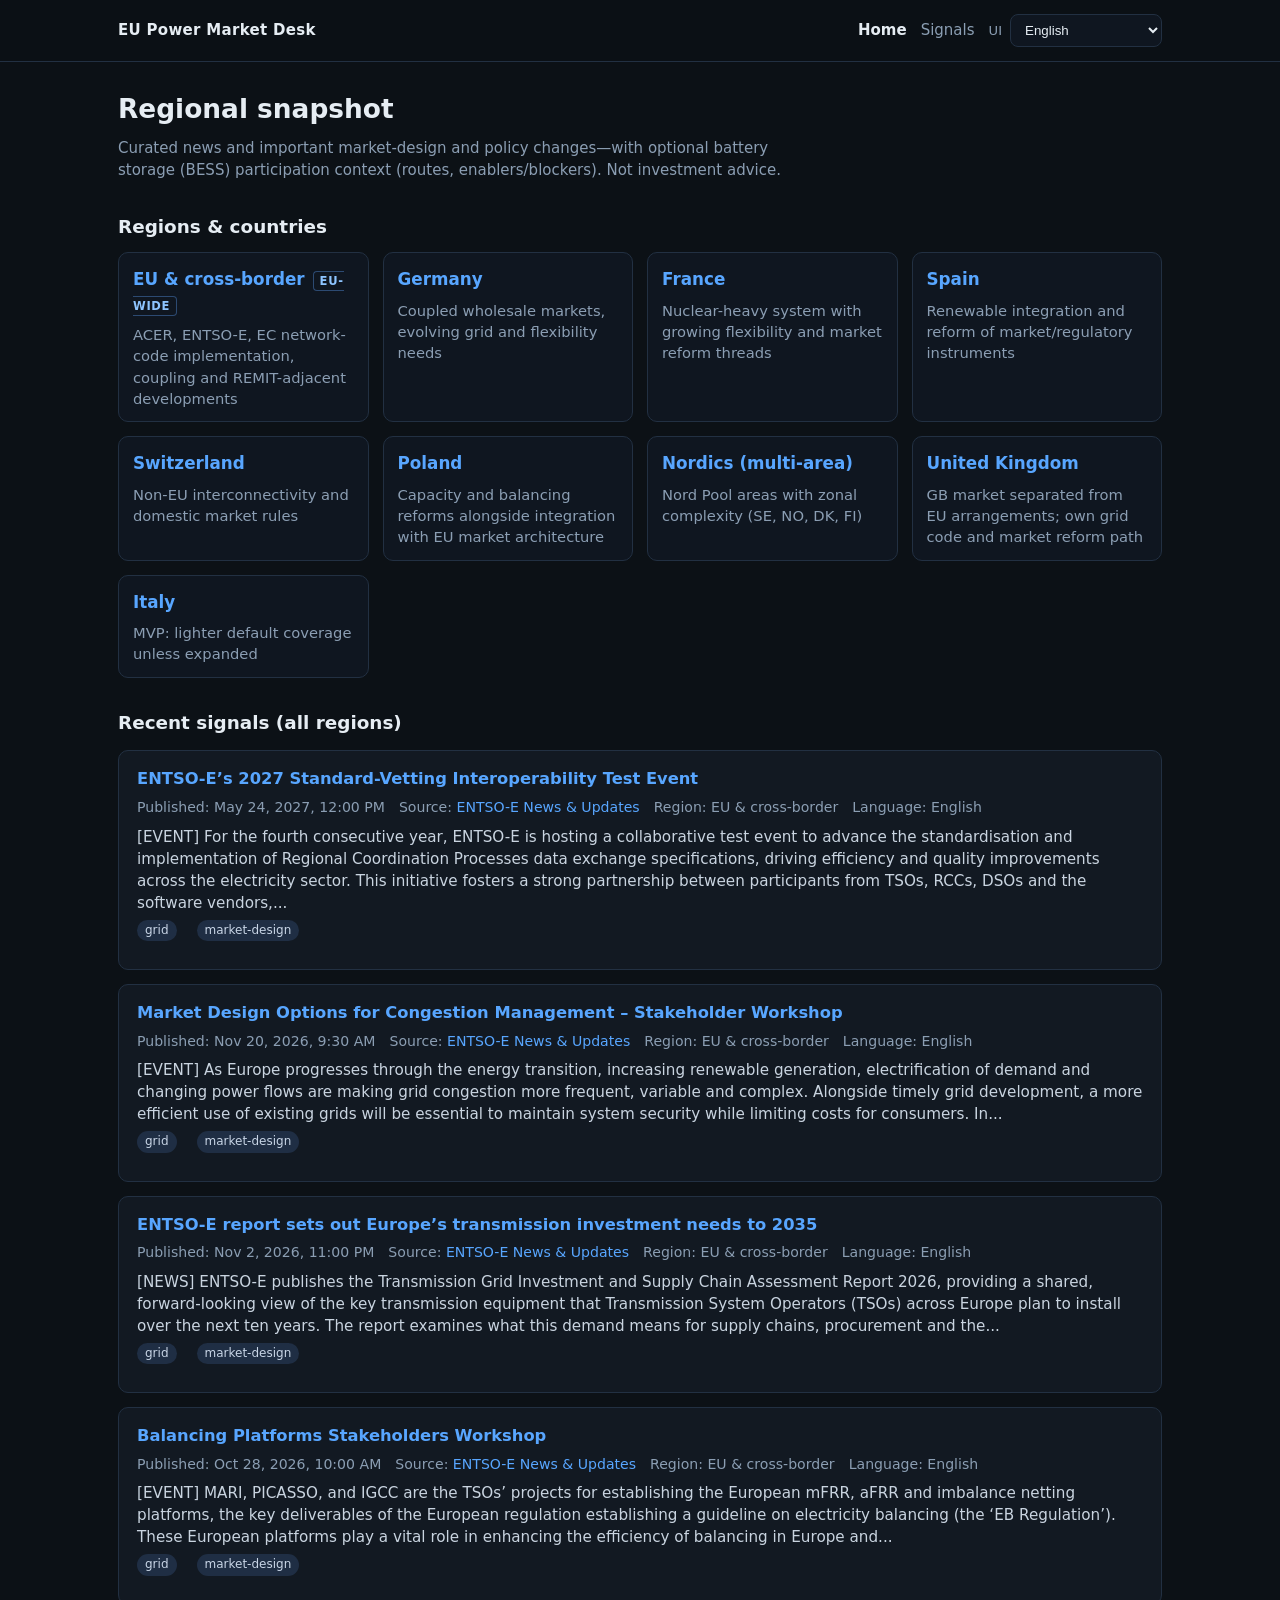
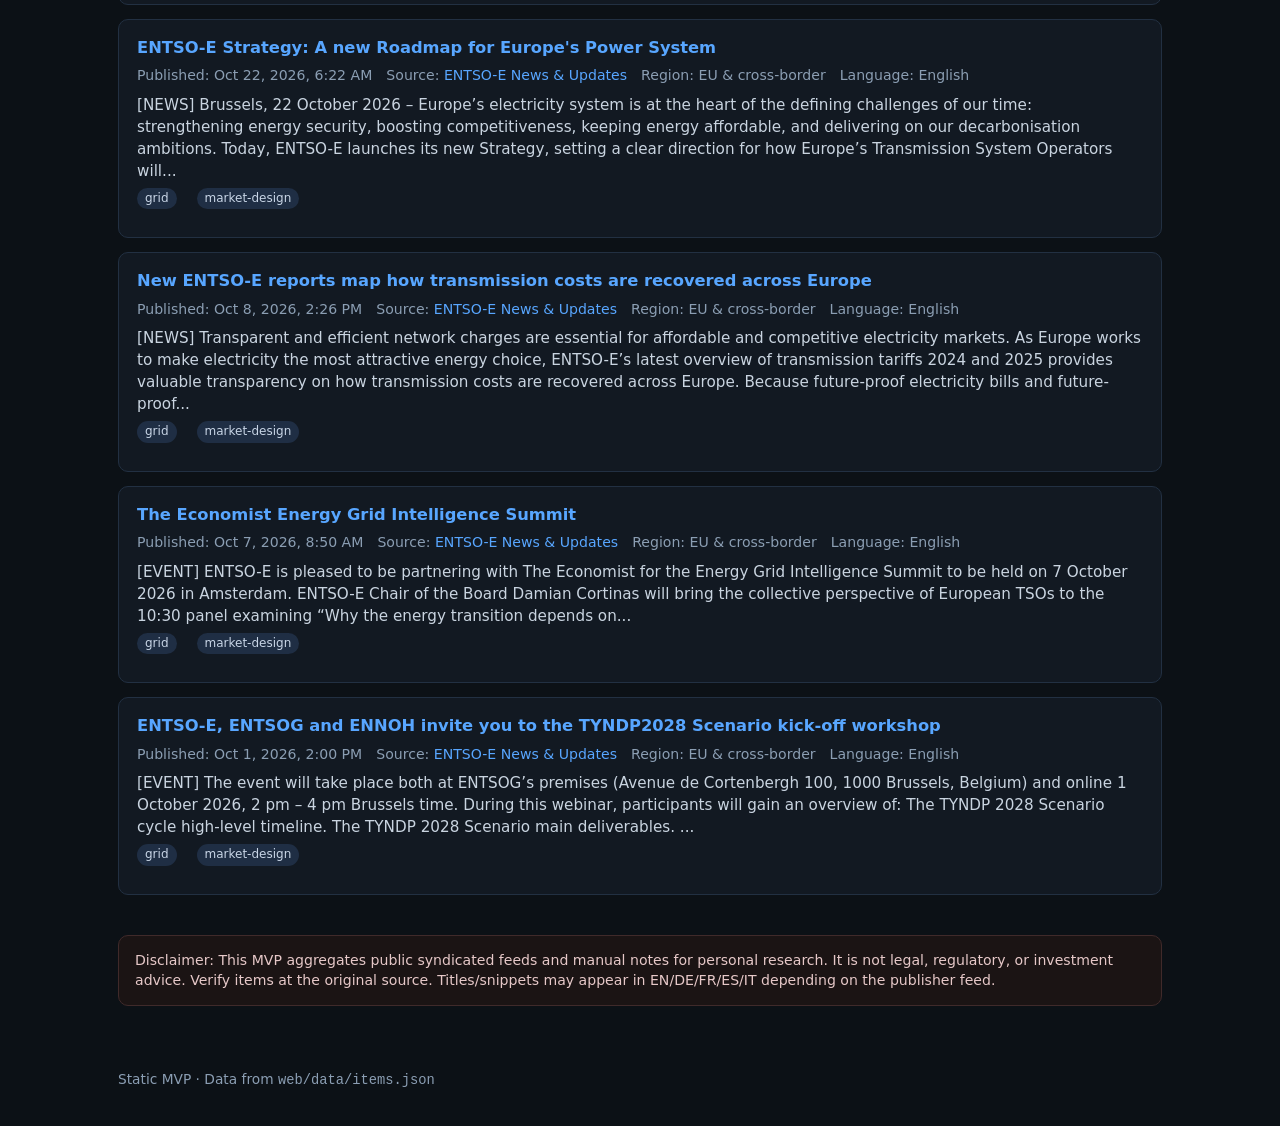
<file: apps/eu-power-desk/web/index.html>
<!DOCTYPE html>
<html lang="en">
  <head>
    <meta charset="utf-8" />
    <meta name="viewport" content="width=device-width, initial-scale=1" />
    <title>EU Power Market Desk</title>
    <link rel="stylesheet" href="styles.css" />
  </head>
  <body>
    <header class="site-header">
      <div class="header-inner">
        <div class="brand">EU Power Market Desk</div>
        <nav class="main-nav">
          <a class="active" href="index.html" data-i18n="nav.home">Home</a>
          <a href="signals.html" data-i18n="nav.signals">Signals</a>
          <label class="locale-picker">
            <span data-i18n="nav.locale">UI</span>
            <select id="locale-select" aria-label="UI language">
              <option value="en" data-i18n="lang.en">English</option>
              <option value="de" data-i18n="lang.de">Deutsch</option>
              <option value="fr" data-i18n="lang.fr">Français</option>
              <option value="es" data-i18n="lang.es">Español</option>
              <option value="it" data-i18n="lang.it">Italiano</option>
            </select>
          </label>
        </nav>
      </div>
    </header>
    <main>
      <h1 data-i18n="home.title">Regional snapshot</h1>
      <p class="lede" data-i18n="home.lede">
        Curated <strong>news</strong> and <strong>important market-design and policy changes</strong>—with optional
        <strong>battery storage (BESS)</strong> participation context (routes, enablers/blockers).
        <strong>Not investment advice.</strong>
      </p>
      <section>
        <h2 data-i18n="home.regions">Regions &amp; countries</h2>
        <div id="country-grid" class="country-grid"></div>
      </section>
      <section>
        <h2 data-i18n="home.recent">Recent signals (all regions)</h2>
        <div id="recent-signals"></div>
      </section>
      <div class="disclaimer" data-i18n="home.disclaimer"></div>
    </main>
    <footer class="site-footer">Static MVP · Data from <code>web/data/items.json</code></footer>
    <script src="app.js"></script>
    <script>
      async function initHome() {
        const E = window.EUDesk;
        await E.bootCommon();
        E.wireLocaleSelect(document.getElementById("locale-select"));
        const grid = document.getElementById("country-grid");
        E.DATA.countries.countries.forEach((c) => {
          const a = document.createElement("a");
          a.className = "country-card";
          a.href = "country.html?slug=" + encodeURIComponent(c.slug);
          const badge = c.slug === "eu" ? '<span class="badge-eu">EU-wide</span>' : "";
          a.innerHTML =
            "<h3>" +
            c.name +
            badge +
            "</h3><p>" +
            (c.headline || "") +
            "</p>";
          grid.appendChild(a);
        });

        const recent = document.getElementById("recent-signals");
        const items = (E.DATA.items.items || []).slice(0, 8);
        if (!items.length) {
          recent.appendChild(document.createElement("p")).className = "empty";
          recent.querySelector("p").textContent = E.t("empty.no_signals_merge");
        } else {
          items.forEach((it) => recent.appendChild(E.renderItemCard(it)));
        }

        function rerenderRecent() {
          recent.innerHTML = "";
          const latest = (E.DATA.items.items || []).slice(0, 8);
          if (!latest.length) {
            const p = document.createElement("p");
            p.className = "empty";
            p.textContent = E.t("empty.no_signals_merge");
            recent.appendChild(p);
            return;
          }
          latest.forEach((it) => recent.appendChild(E.renderItemCard(it)));
        }

        window.addEventListener("eudesk-locale-change", rerenderRecent);
      }
      initHome().catch((err) => {
        console.error(err);
        const banner = document.createElement("div");
        banner.className = "panel";
        banner.textContent = "Failed to load data: " + err.message;
        document.body.insertBefore(banner, document.body.firstChild);
      });
    </script>
  </body>
</html>
</file>
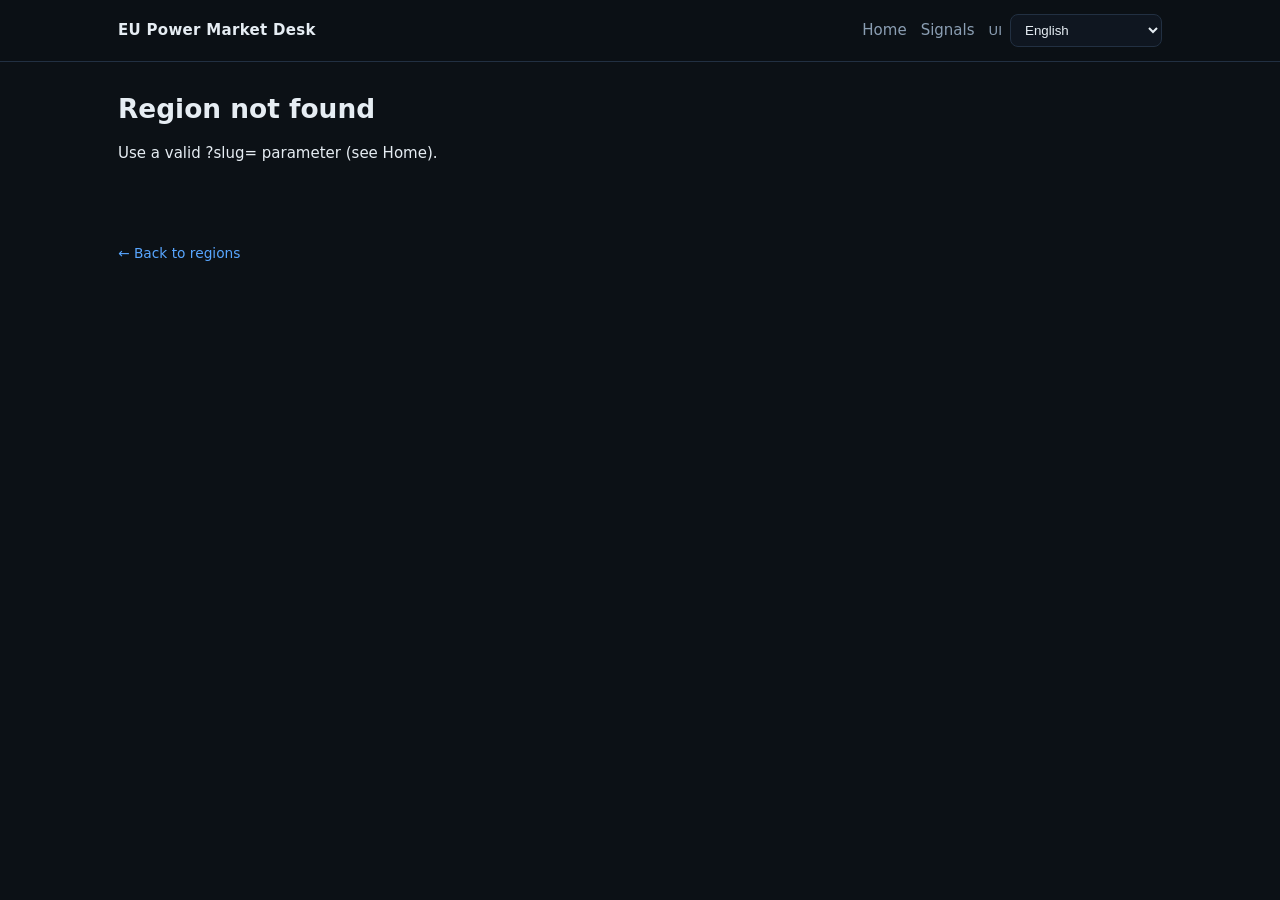
<file: apps/eu-power-desk/web/country.html>
<!DOCTYPE html>
<html lang="en">
  <head>
    <meta charset="utf-8" />
    <meta name="viewport" content="width=device-width, initial-scale=1" />
    <title>Country — EU Power Market Desk</title>
    <link rel="stylesheet" href="styles.css" />
  </head>
  <body>
    <header class="site-header">
      <div class="header-inner">
        <div class="brand">EU Power Market Desk</div>
        <nav class="main-nav">
          <a href="index.html" data-i18n="nav.home">Home</a>
          <a href="signals.html" data-i18n="nav.signals">Signals</a>
          <label class="locale-picker">
            <span data-i18n="nav.locale">UI</span>
            <select id="locale-select" aria-label="UI language">
              <option value="en" data-i18n="lang.en">English</option>
              <option value="de" data-i18n="lang.de">Deutsch</option>
              <option value="fr" data-i18n="lang.fr">Français</option>
              <option value="es" data-i18n="lang.es">Español</option>
              <option value="it" data-i18n="lang.it">Italiano</option>
            </select>
          </label>
        </nav>
      </div>
    </header>
    <main id="main"></main>
    <footer class="site-footer"><a href="index.html" data-i18n="country.back">← Back to regions</a></footer>
    <script src="app.js"></script>
    <script>
      async function initCountry() {
        const E = window.EUDesk;
        await E.bootCommon();
        E.wireLocaleSelect(document.getElementById("locale-select"));

        const main = document.getElementById("main");
        const slug = E.qs("slug") || "";

        function render() {
          main.innerHTML = "";
          const country = E.DATA.countries.countries.find((x) => x.slug === slug);

          if (!country) {
            document.title = "EU Power Market Desk";
            main.appendChild(document.createElement("h1")).textContent = E.t("country.not_found_title");
            main.appendChild(document.createElement("p")).textContent = E.t("country.not_found_body");
            return;
          }

          document.title = country.name + " — EU Power Market Desk";

          main.appendChild(document.createElement("h1")).textContent = country.name;
          const lede = document.createElement("p");
          lede.className = "lede";
          lede.textContent = country.summary || "";
          main.appendChild(lede);

          if (country.developer_conditions) {
            const dev = document.createElement("div");
            dev.className = "panel";
            const dh = document.createElement("strong");
            dh.setAttribute("data-i18n", "country.developer_heading");
            dh.textContent = E.t("country.developer_heading");
            const dp = document.createElement("p");
            dp.className = "item-summary";
            dp.style.marginTop = "8px";
            dp.textContent = country.developer_conditions;
            dev.appendChild(dh);
            dev.appendChild(dp);
            main.appendChild(dev);
          }

          const bess = document.createElement("div");
          bess.className = "panel";
          const bh = document.createElement("strong");
          bh.setAttribute("data-i18n", "country.bess_heading");
          bh.textContent = E.t("country.bess_heading");
          const bp = document.createElement("p");
          bp.className = "item-summary";
          bp.style.marginTop = "8px";
          bp.textContent = country.bess_framing || "";
          bess.appendChild(bh);
          bess.appendChild(bp);
          main.appendChild(bess);

          const h2 = document.createElement("h2");
          h2.setAttribute("data-i18n", "country.signals_for");
          h2.textContent = E.t("country.signals_for");
          main.appendChild(h2);

          const items = (E.DATA.items.items || []).filter((it) => (it.country || "") === slug);
          if (!items.length) {
            const wrap = document.createElement("p");
            wrap.className = "empty";
            wrap.appendChild(document.createTextNode(E.t("country.no_items") + " "));
            const a = document.createElement("a");
            a.href = "signals.html";
            a.setAttribute("data-i18n", "country.open_full_feed");
            a.textContent = E.t("country.open_full_feed");
            wrap.appendChild(a);
            main.appendChild(wrap);
          } else {
            items.forEach((it) => main.appendChild(E.renderItemCard(it)));
          }

          const nav = document.createElement("p");
          nav.className = "lede";
          const filter = document.createElement("a");
          filter.href = "signals.html?country=" + encodeURIComponent(slug);
          filter.setAttribute("data-i18n", "country.filter_signals");
          filter.textContent = E.t("country.filter_signals");
          nav.appendChild(filter);
          main.appendChild(nav);

          E.applyDomTranslations(main);
        }

        render();
        window.addEventListener("eudesk-locale-change", render);
      }

      initCountry().catch((err) => {
        console.error(err);
        document.getElementById("main").textContent = "Failed to load: " + err.message;
      });
    </script>
  </body>
</html>
</file>
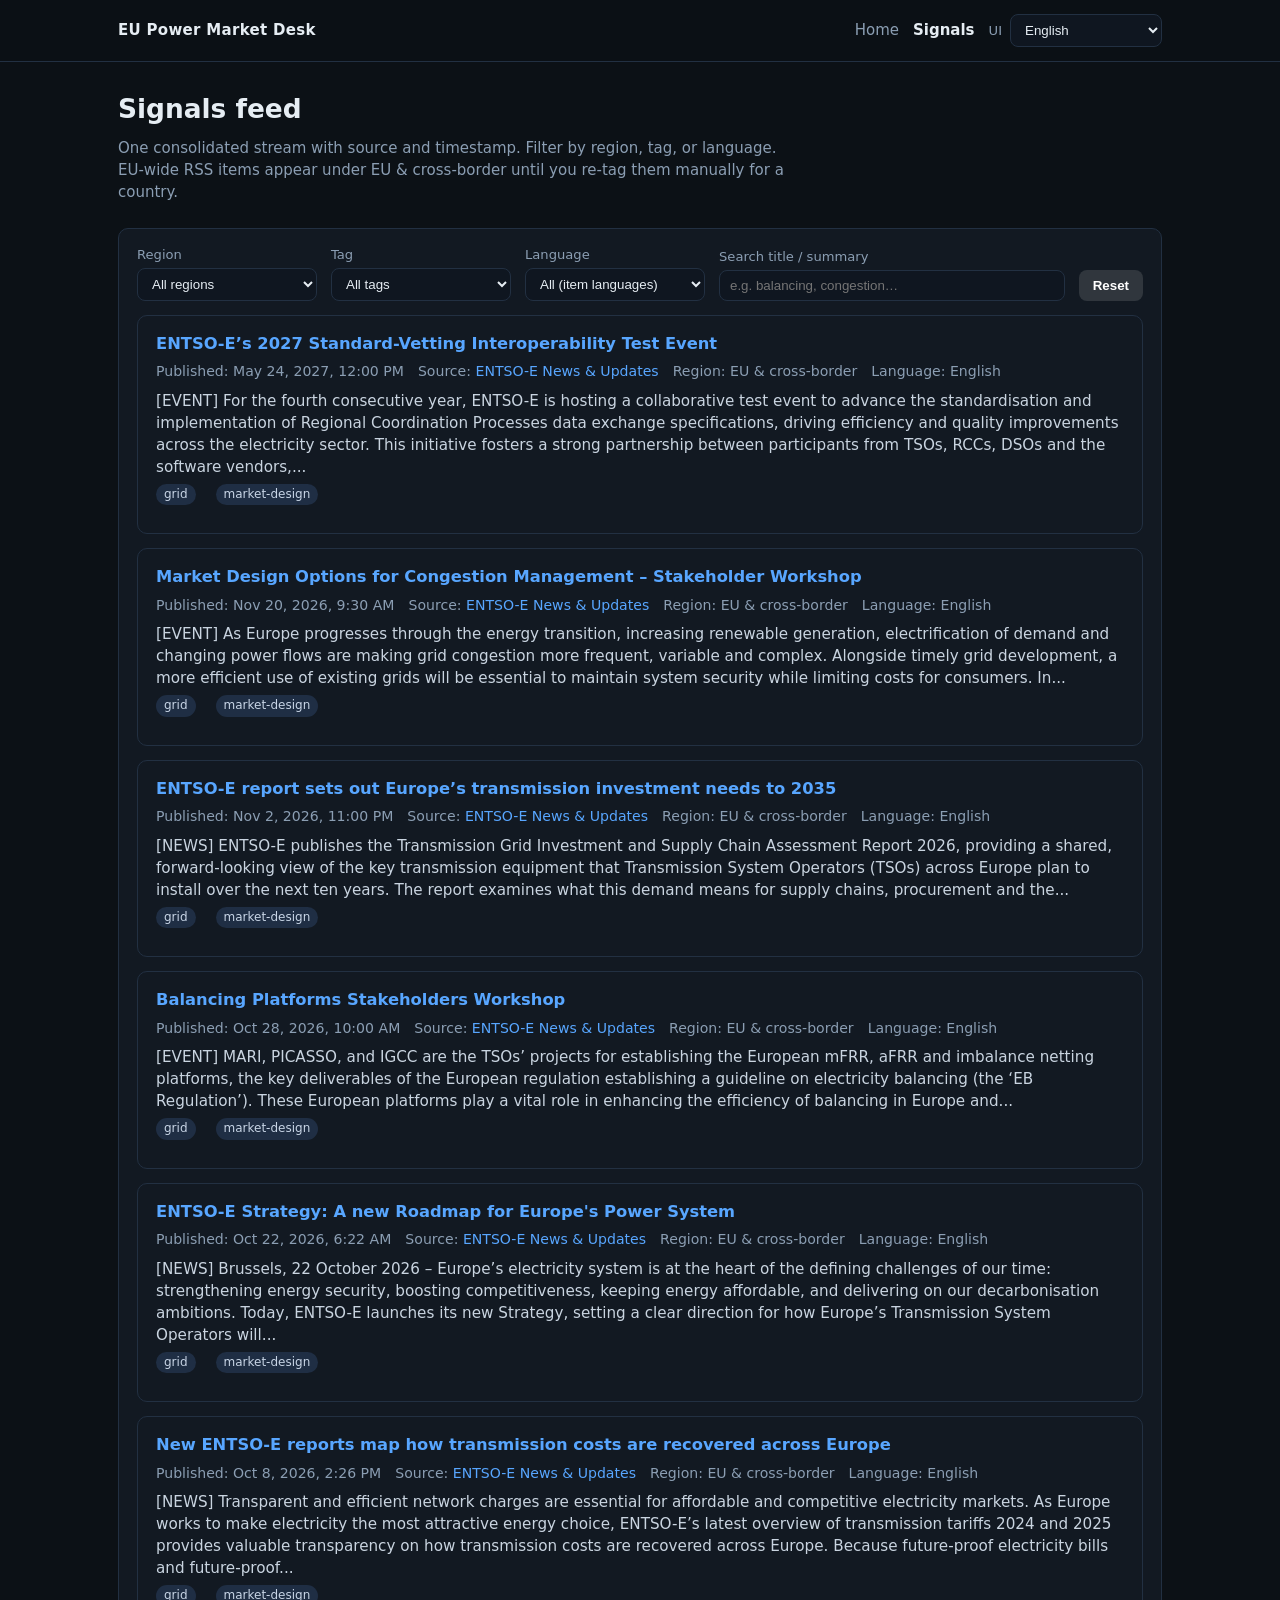
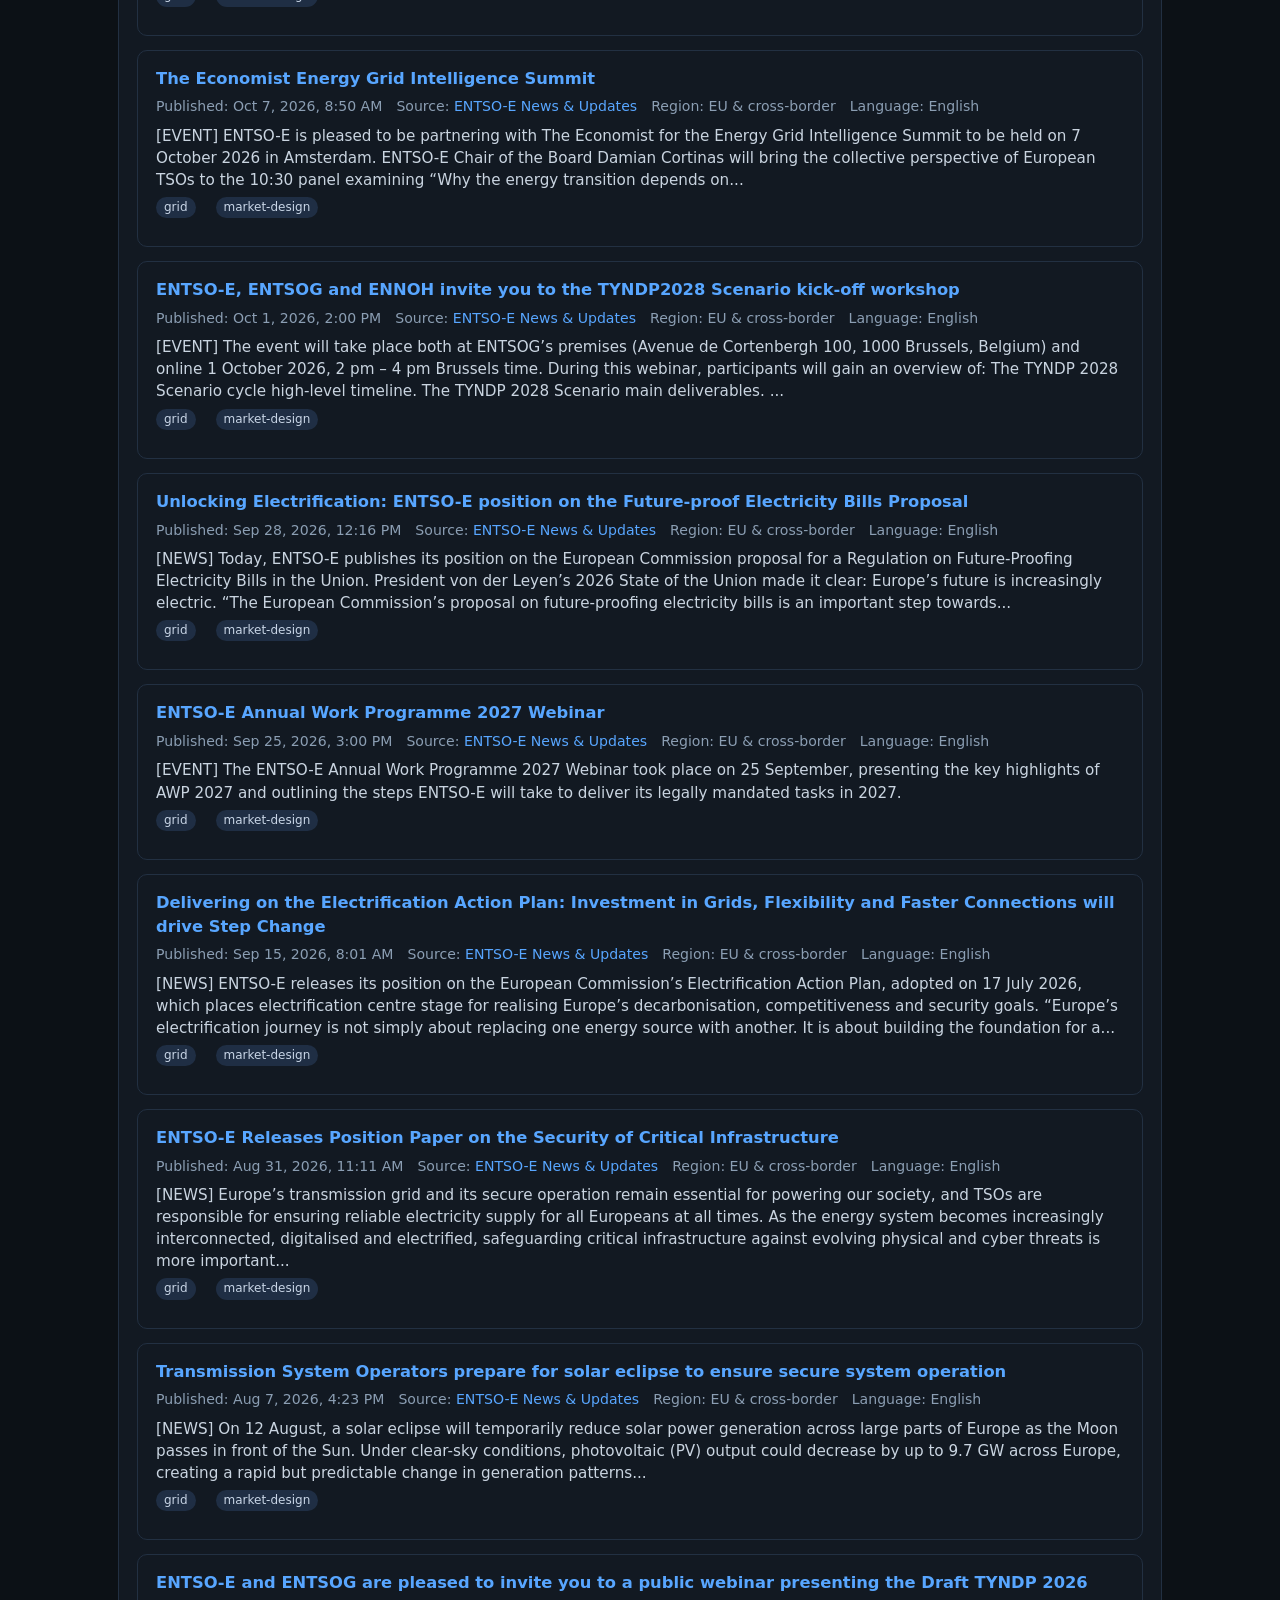
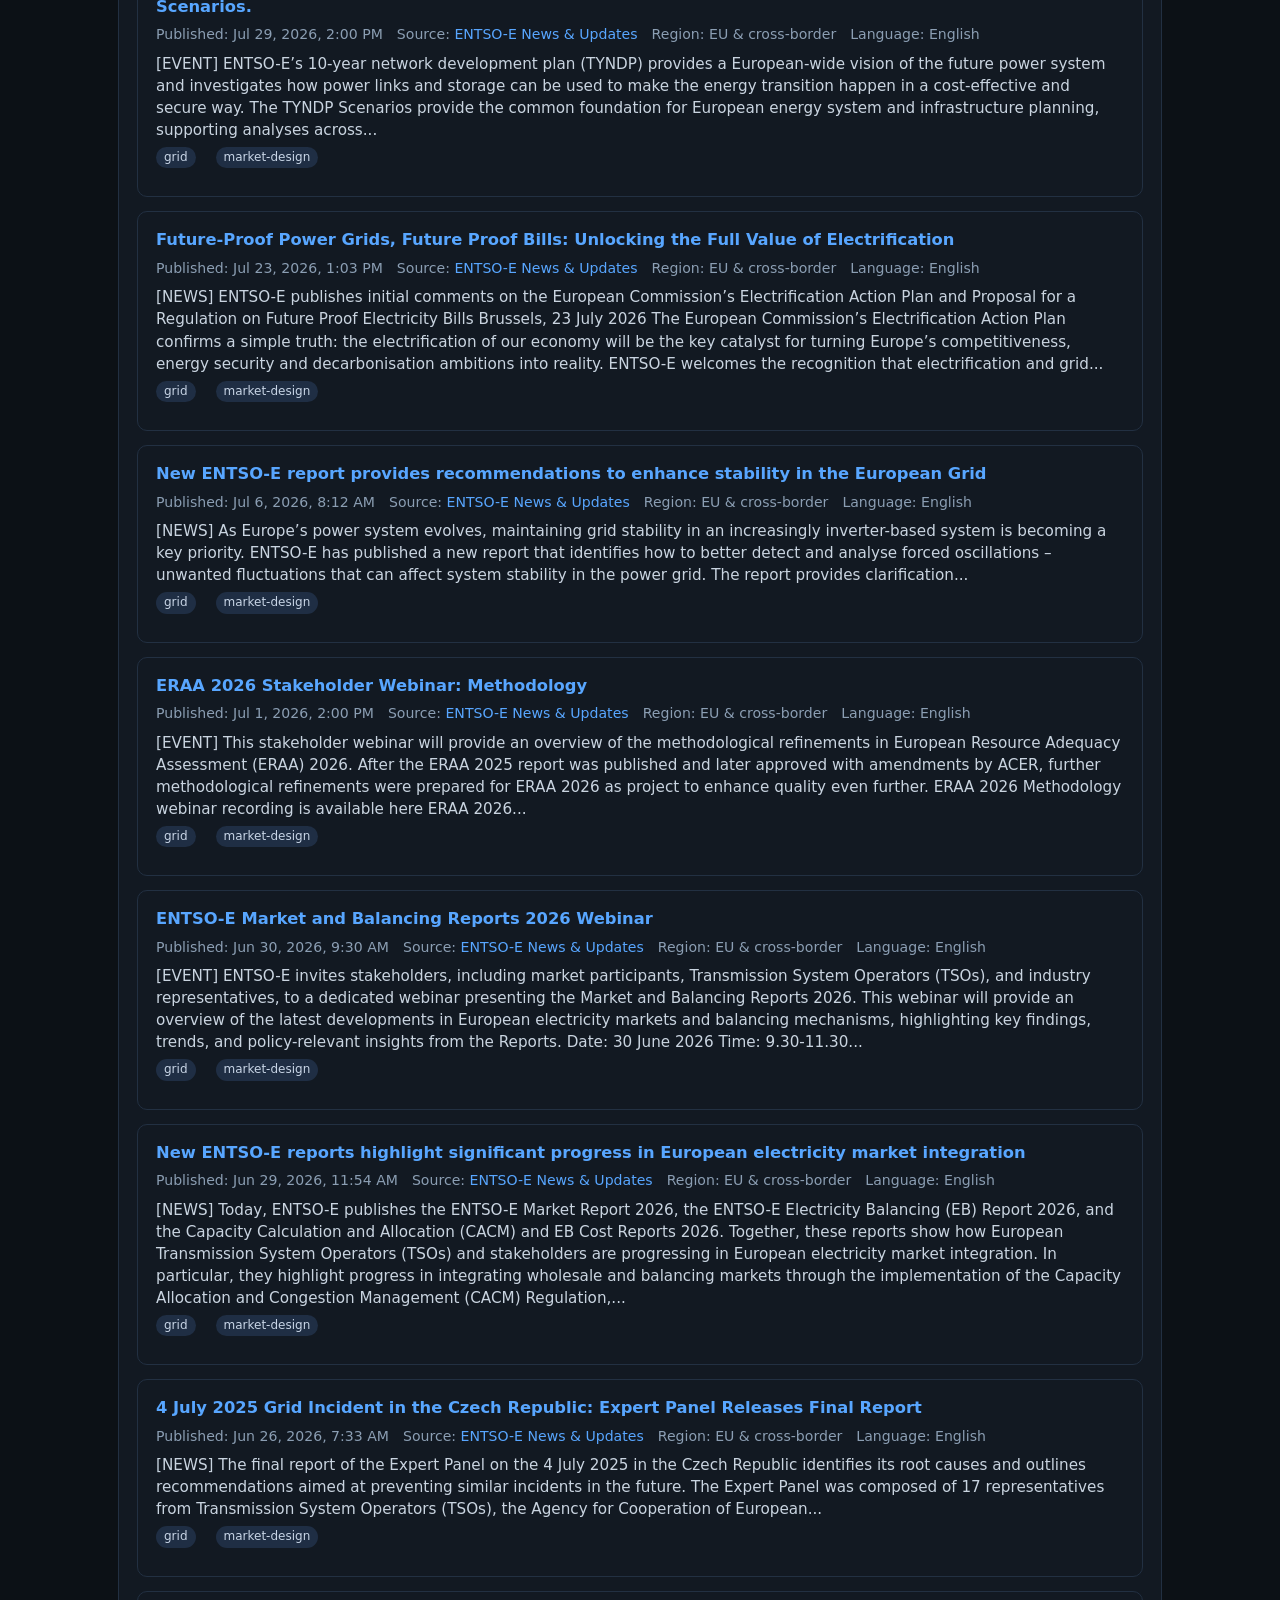
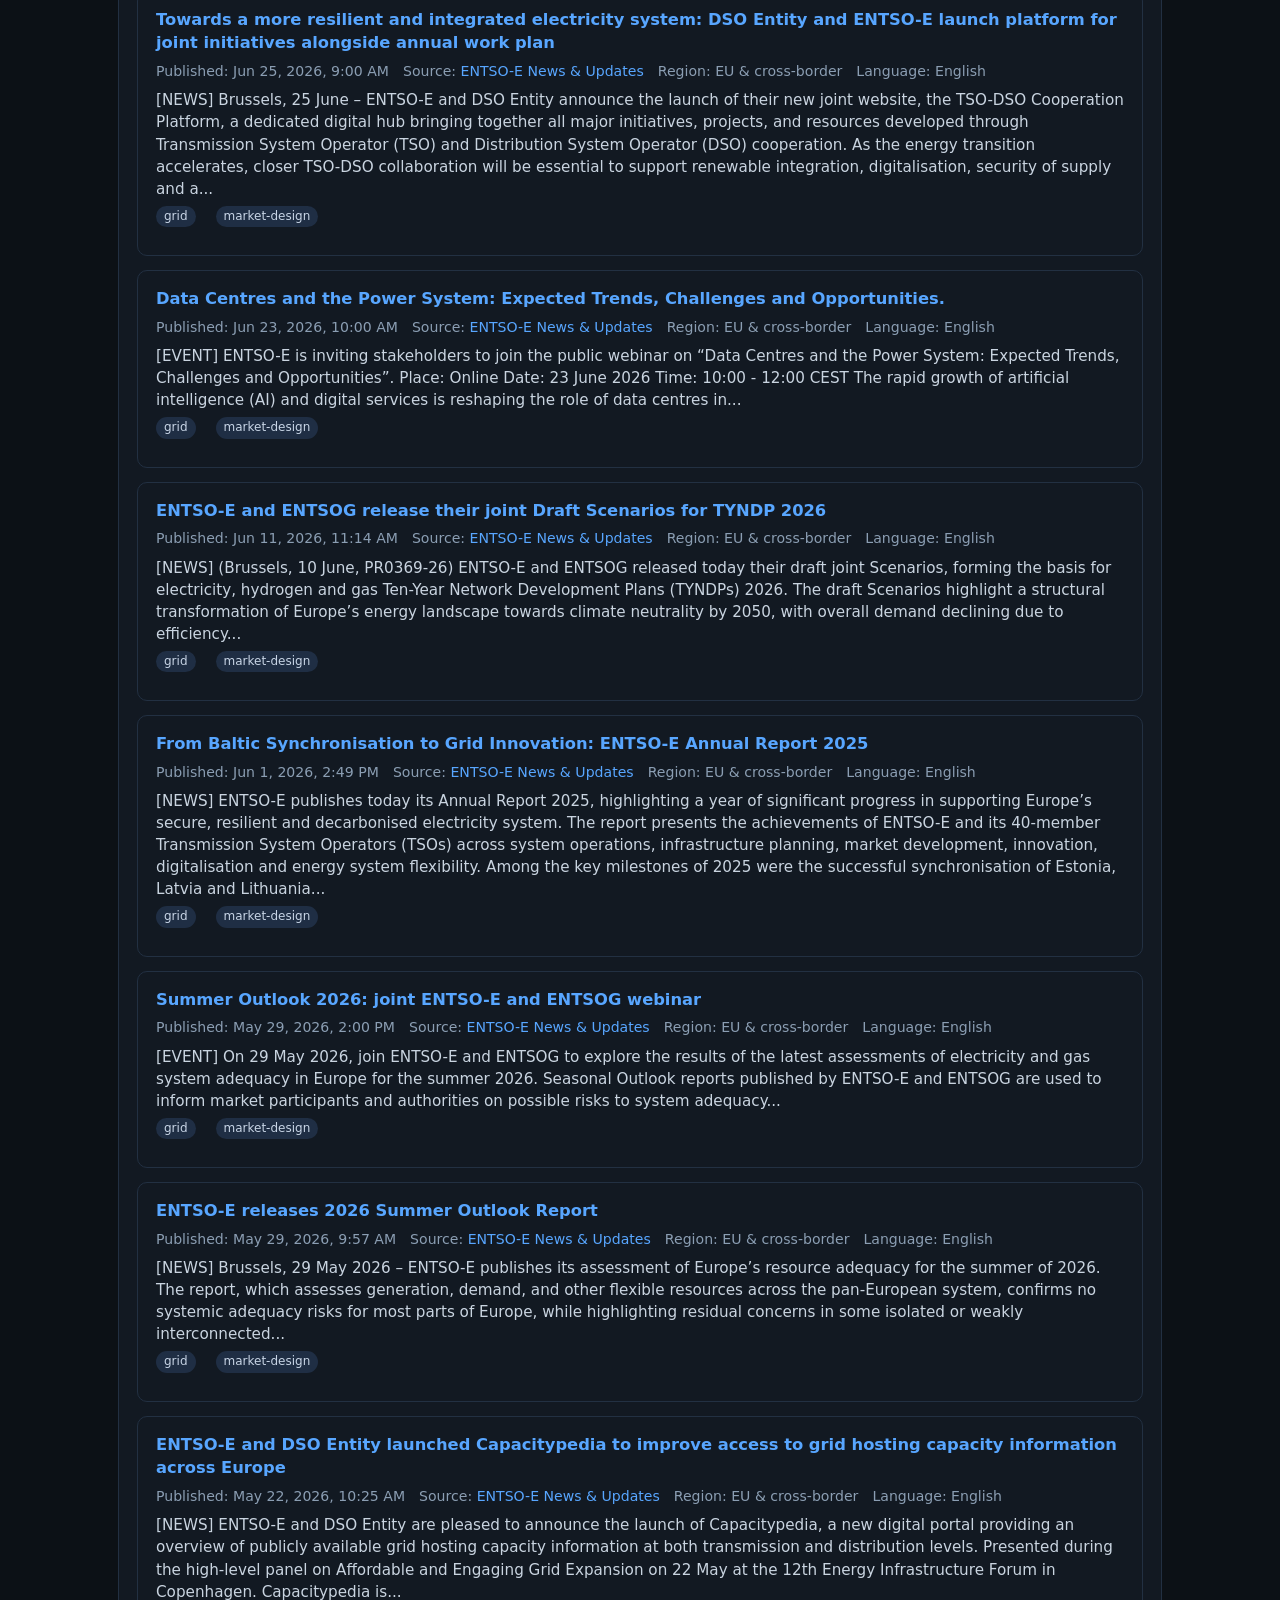
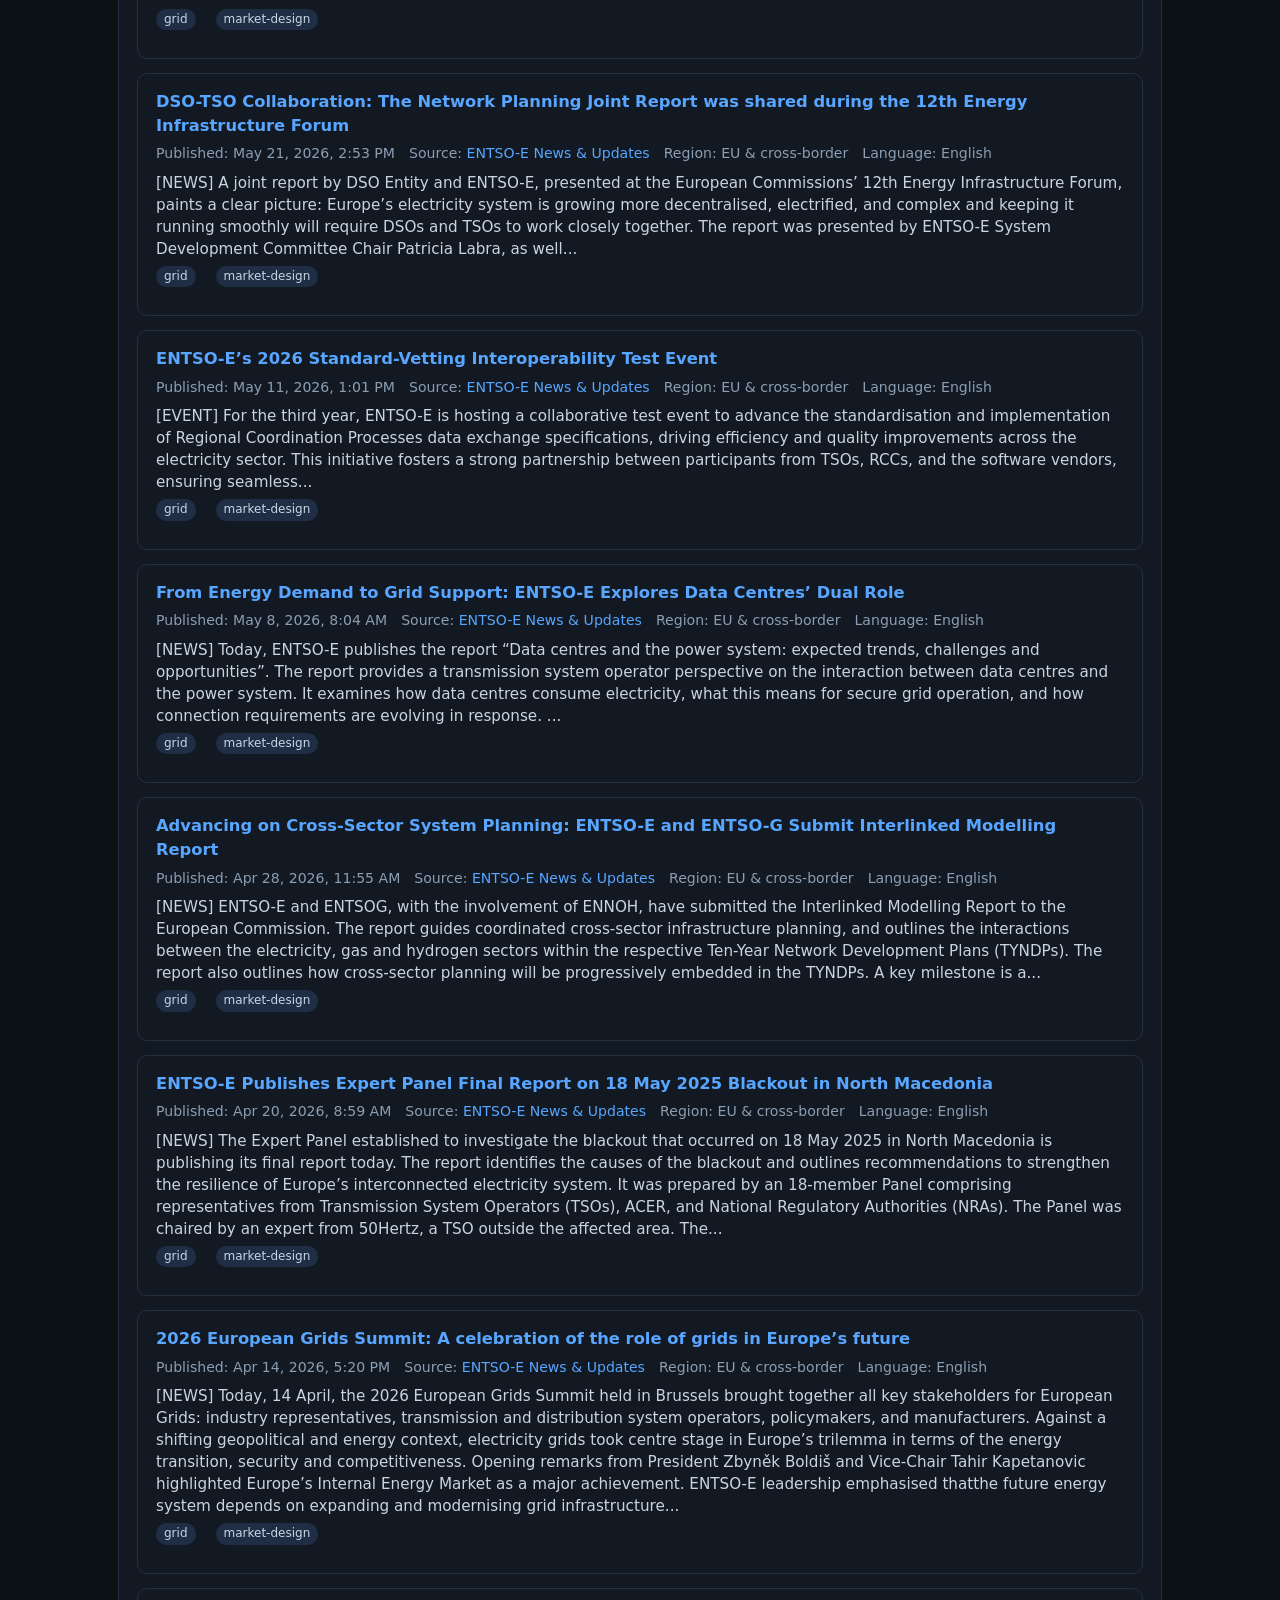
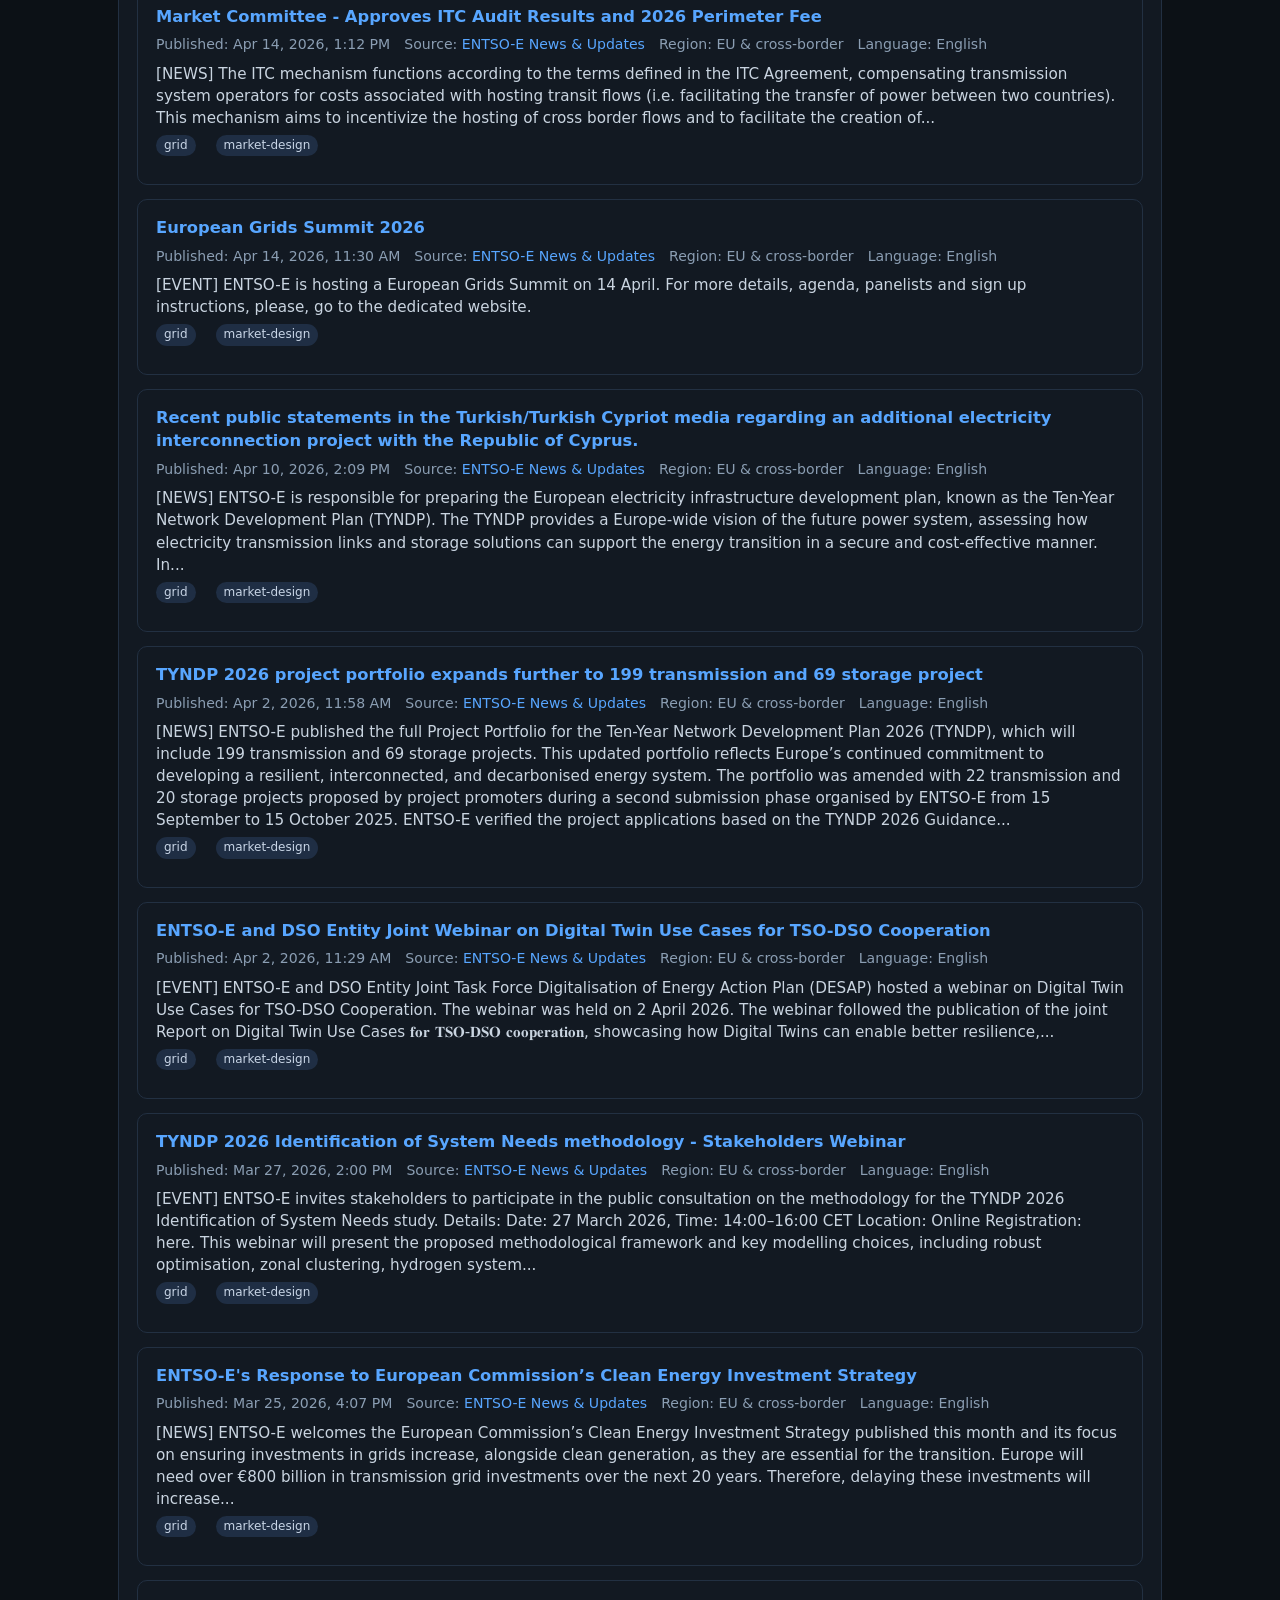
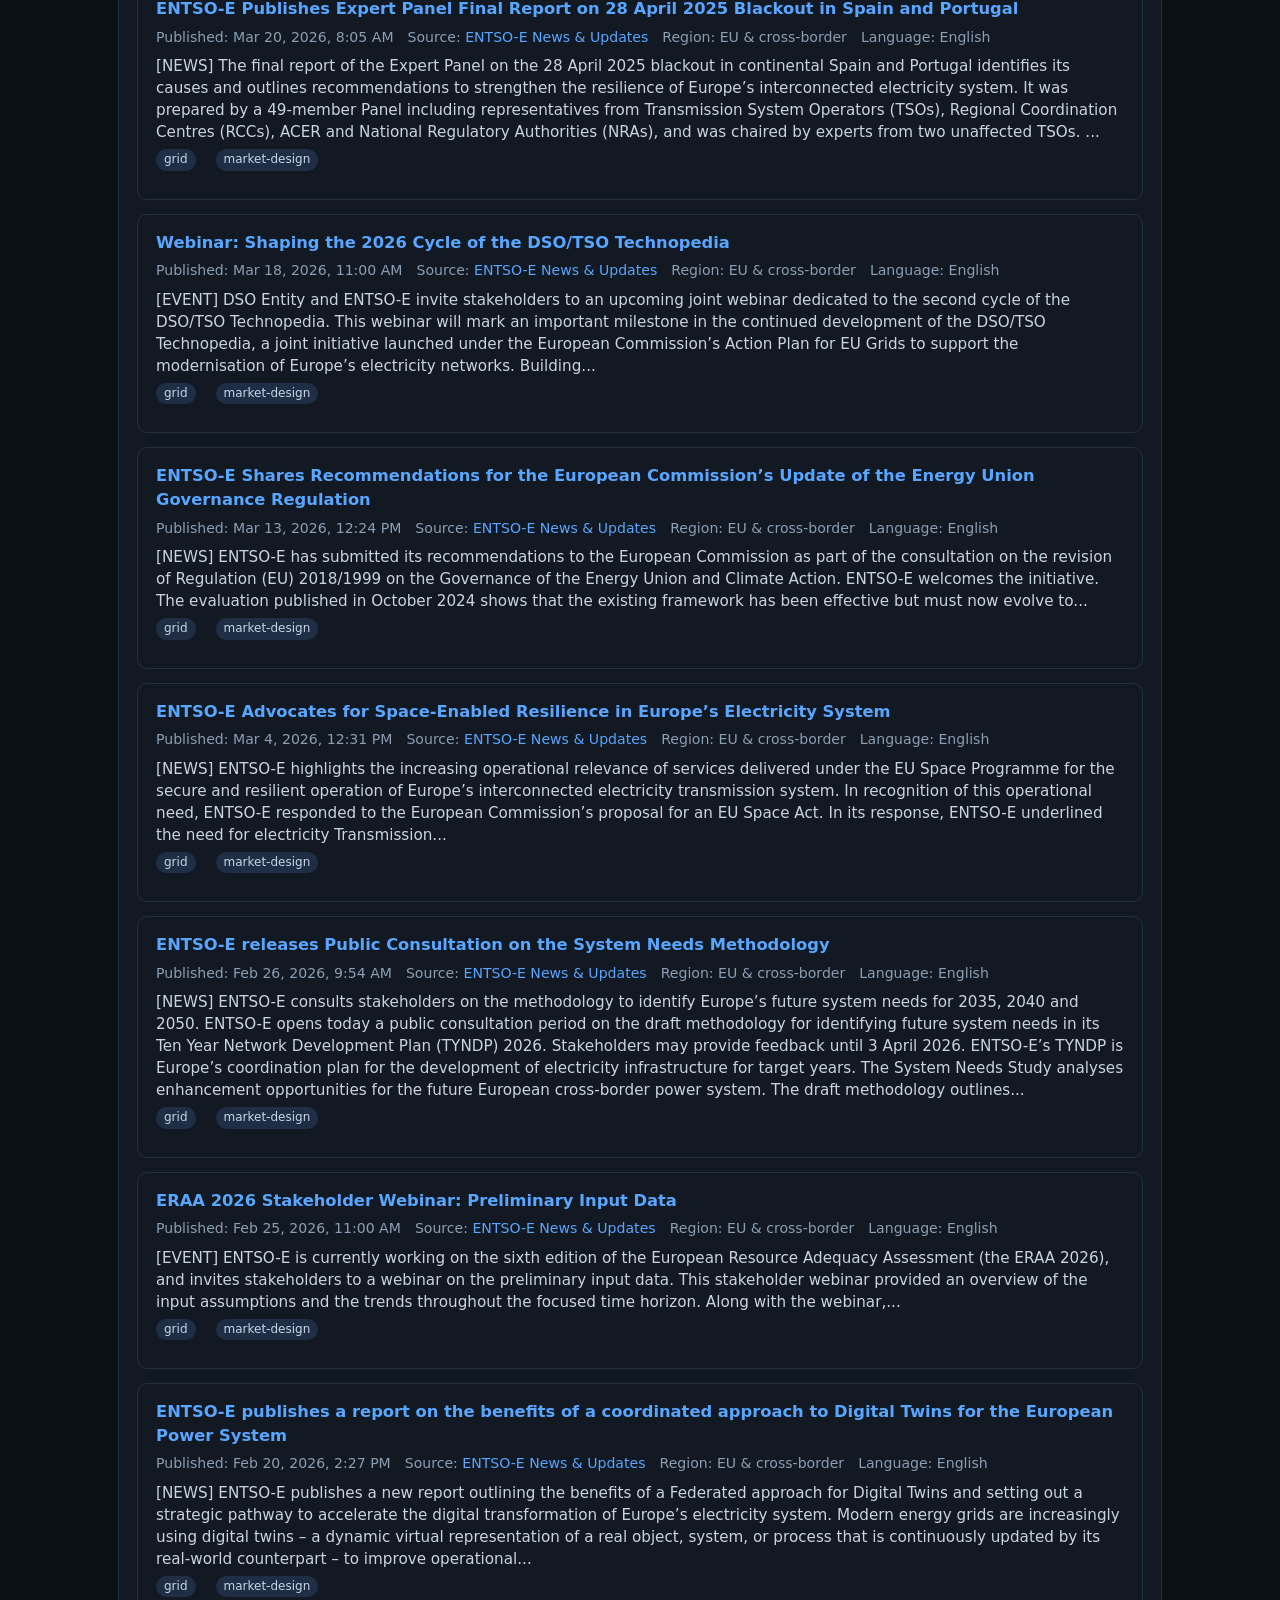
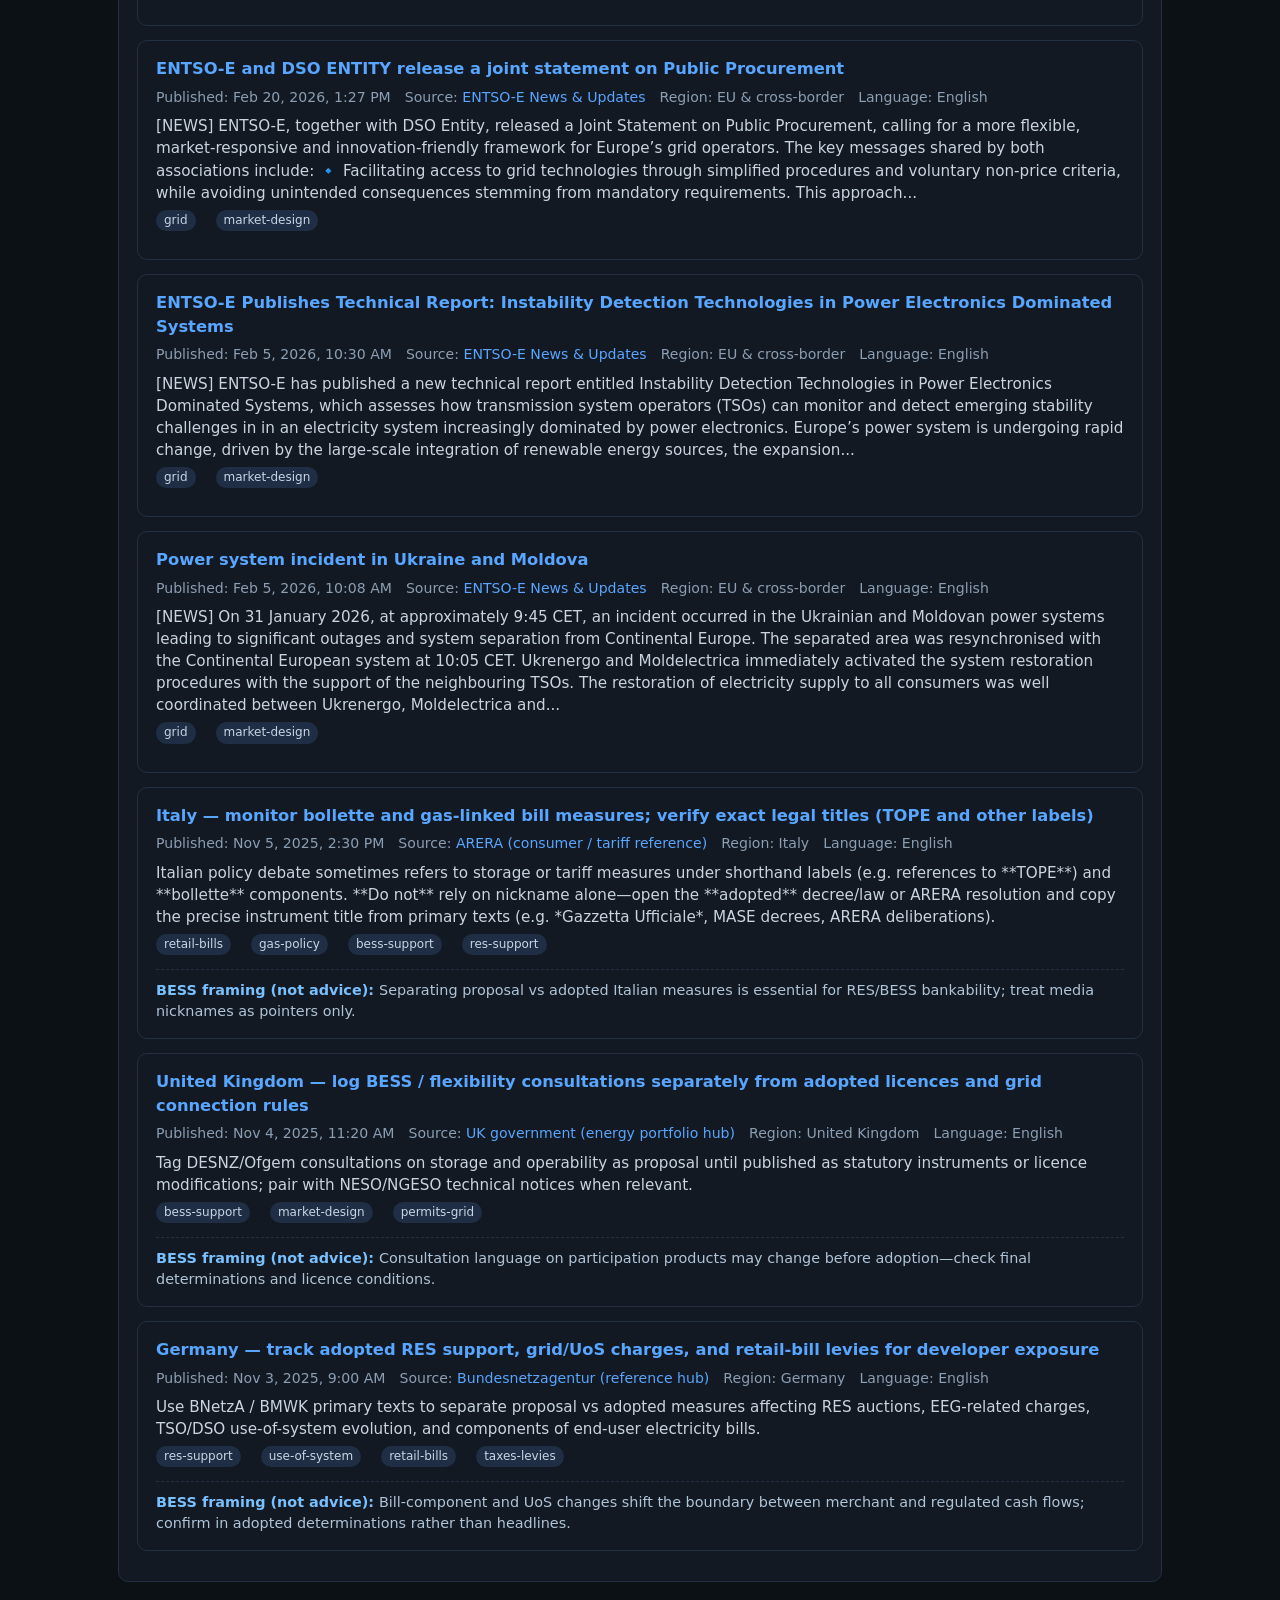
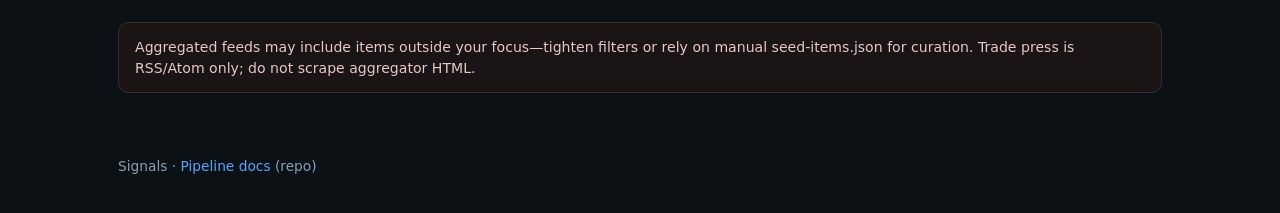
<file: apps/eu-power-desk/web/signals.html>
<!DOCTYPE html>
<html lang="en">
  <head>
    <meta charset="utf-8" />
    <meta name="viewport" content="width=device-width, initial-scale=1" />
    <title>Signals — EU Power Market Desk</title>
    <link rel="stylesheet" href="styles.css" />
  </head>
  <body>
    <header class="site-header">
      <div class="header-inner">
        <div class="brand">EU Power Market Desk</div>
        <nav class="main-nav">
          <a href="index.html" data-i18n="nav.home">Home</a>
          <a class="active" href="signals.html" data-i18n="nav.signals">Signals</a>
          <label class="locale-picker">
            <span data-i18n="nav.locale">UI</span>
            <select id="locale-select" aria-label="UI language">
              <option value="en" data-i18n="lang.en">English</option>
              <option value="de" data-i18n="lang.de">Deutsch</option>
              <option value="fr" data-i18n="lang.fr">Français</option>
              <option value="es" data-i18n="lang.es">Español</option>
              <option value="it" data-i18n="lang.it">Italiano</option>
            </select>
          </label>
        </nav>
      </div>
    </header>
    <main>
      <h1 data-i18n="signals.title">Signals feed</h1>
      <p class="lede" data-i18n="signals.lede"></p>

      <div class="panel">
        <div class="filters">
          <label>
            <span data-i18n="signals.filter.region">Region</span>
            <select id="f-country"></select>
          </label>
          <label>
            <span data-i18n="signals.filter.tag">Tag</span>
            <select id="f-tag">
              <option value="" data-i18n="signals.filter.tag_all">All tags</option>
            </select>
          </label>
          <label>
            <span data-i18n="signals.filter.lang">Language</span>
            <select id="f-lang"></select>
          </label>
          <label style="flex: 1; min-width: 220px">
            <span data-i18n="signals.filter.search">Search title / summary</span>
            <input type="search" id="f-q" data-i18n-placeholder="signals.search.placeholder" placeholder="e.g. balancing, congestion…" />
          </label>
          <button type="button" class="btn secondary" id="f-reset" data-i18n="signals.reset">Reset</button>
        </div>
        <div id="feed"></div>
      </div>

      <div class="disclaimer" data-i18n="signals.disclaimer"></div>
    </main>
    <footer class="site-footer">Signals · <a href="../data/PIPELINE.md">Pipeline docs</a> (repo)</footer>
    <script src="app.js"></script>
    <script>
      async function initSignals() {
        const E = window.EUDesk;
        await E.bootCommon();
        E.wireLocaleSelect(document.getElementById("locale-select"));

        const countrySel = document.getElementById("f-country");
        const tagSel = document.getElementById("f-tag");
        const langSel = document.getElementById("f-lang");
        const qInput = document.getElementById("f-q");
        const feed = document.getElementById("feed");

        function regionAllLabel() {
          return E.t("signals.filter.region_all");
        }

        function rebuildCountryOptions() {
          const prev = countrySel.value;
          countrySel.innerHTML = "";
          countrySel.appendChild(new Option(regionAllLabel(), ""));
          E.DATA.countries.countries.forEach((c) => {
            countrySel.appendChild(new Option(c.name, c.slug));
          });
          const match = [...countrySel.options].some((o) => o.value === prev);
          countrySel.value = match ? prev : "";
        }

        function rebuildTagOptions() {
          const prev = tagSel.value;
          const tagSet = new Set(E.TAG_SUGGESTIONS);
          (E.DATA.items.items || []).forEach((it) => (it.tags || []).forEach((t) => tagSet.add(t)));
          tagSel.innerHTML = "";
          tagSel.appendChild(new Option(E.t("signals.filter.tag_all"), ""));
          [...tagSet].sort().forEach((t) => tagSel.appendChild(new Option(t, t)));
          const match = [...tagSel.options].some((o) => o.value === prev);
          tagSel.value = match ? prev : "";
        }

        function rebuildLangOptions() {
          const prev = langSel.value;
          langSel.innerHTML = "";
          langSel.appendChild(new Option(E.t("signals.filter.item_lang_all"), ""));
          E.ACCEPT_LANGS.forEach((code) => {
            langSel.appendChild(new Option(E.formatLanguage(code), code));
          });
          langSel.appendChild(new Option(E.t("signals.filter.lang_other"), "_unknown"));
          const match = [...langSel.options].some((o) => o.value === prev);
          langSel.value = match ? prev : "";
        }

        rebuildCountryOptions();
        rebuildTagOptions();
        rebuildLangOptions();

        function render() {
          feed.innerHTML = "";
          const c = countrySel.value;
          const t = tagSel.value;
          const lang = langSel.value;
          const q = (qInput.value || "").trim().toLowerCase();
          const filtered = (E.DATA.items.items || []).filter((it) => {
            if (c && (it.country || "") !== c) return false;
            if (!E.itemMatchesTagFilter(it.tags, t)) return false;
            const ilang = ((it.language || "") + "").trim().toLowerCase();
            if (lang) {
              if (lang === "_unknown") {
                if (ilang && E.ACCEPT_LANGS.includes(ilang)) return false;
              } else if (ilang !== lang) return false;
            }
            if (!q) return true;
            const hay = ((it.title || "") + " " + (it.summary || "")).toLowerCase();
            return hay.includes(q);
          });
          if (!filtered.length) {
            const p = document.createElement("p");
            p.className = "empty";
            p.textContent = E.t("empty.no_match");
            feed.appendChild(p);
            return;
          }
          filtered.forEach((it) => feed.appendChild(E.renderItemCard(it)));
        }

        countrySel.addEventListener("change", render);
        tagSel.addEventListener("change", render);
        langSel.addEventListener("change", render);
        qInput.addEventListener("input", render);
        document.getElementById("f-reset").addEventListener("click", () => {
          countrySel.value = "";
          tagSel.value = "";
          langSel.value = "";
          qInput.value = "";
          render();
        });

        window.addEventListener("eudesk-locale-change", () => {
          rebuildCountryOptions();
          rebuildTagOptions();
          rebuildLangOptions();
          render();
        });

        const presetCountry = E.qs("country") || "";
        if (presetCountry) {
          const match = [...countrySel.options].some((o) => o.value === presetCountry);
          countrySel.value = match ? presetCountry : "";
        }
        render();
      }

      initSignals().catch((err) => {
        console.error(err);
        alert("Failed to load signals: " + err.message);
      });
    </script>
  </body>
</html>
</file>
<file: apps/eu-power-desk/web/styles.css>
:root {
  --bg: #0c1116;
  --panel: #121922;
  --border: #223042;
  --text: #e6edf3;
  --muted: #8b9eb3;
  --accent: #58a6ff;
  --tag: #1f2e44;
  --danger: #f85149;
  --ok: #3fb950;
  font-family: "Segoe UI", system-ui, -apple-system, sans-serif;
}

* {
  box-sizing: border-box;
}

body {
  margin: 0;
  background: var(--bg);
  color: var(--text);
  line-height: 1.45;
  font-size: 15px;
}

a {
  color: var(--accent);
  text-decoration: none;
}
a:hover {
  text-decoration: underline;
}

header.site-header {
  border-bottom: 1px solid var(--border);
  background: rgba(12, 17, 22, 0.9);
  position: sticky;
  top: 0;
  z-index: 10;
  backdrop-filter: blur(8px);
}

.header-inner {
  max-width: 1080px;
  margin: 0 auto;
  padding: 14px 18px;
  display: flex;
  align-items: baseline;
  justify-content: space-between;
  gap: 16px;
  flex-wrap: wrap;
}

.brand {
  font-weight: 650;
  letter-spacing: 0.02em;
}

nav.main-nav {
  display: flex;
  gap: 14px;
  flex-wrap: wrap;
  align-items: center;
}
.locale-picker {
  display: inline-flex;
  align-items: center;
  gap: 8px;
  color: var(--muted);
  font-size: 0.82rem;
}
.locale-picker select {
  min-width: 9.5rem;
}
nav.main-nav a {
  color: var(--muted);
}
nav.main-nav a.active {
  color: var(--text);
  font-weight: 600;
}

main {
  max-width: 1080px;
  margin: 0 auto;
  padding: 28px 18px 64px;
}

h1 {
  font-size: 1.65rem;
  font-weight: 650;
  margin: 0 0 10px;
}

h2 {
  font-size: 1.15rem;
  font-weight: 600;
  margin: 32px 0 12px;
}

.lede {
  color: var(--muted);
  max-width: 72ch;
  margin: 0 0 24px;
}

.panel {
  background: var(--panel);
  border: 1px solid var(--border);
  border-radius: 10px;
  padding: 16px 18px;
  margin: 14px 0;
}

.country-grid {
  display: grid;
  grid-template-columns: repeat(auto-fill, minmax(240px, 1fr));
  gap: 14px;
}

.country-card {
  display: block;
  padding: 14px 14px 12px;
  border-radius: 10px;
  border: 1px solid var(--border);
  background: #0f1620;
  transition: border-color 0.15s ease, transform 0.15s ease;
}
.country-card:hover {
  border-color: #2d4260;
  transform: translateY(-1px);
}
.country-card h3 {
  margin: 0 0 8px;
  font-size: 1.05rem;
}
.country-card p {
  margin: 0;
  color: var(--muted);
  font-size: 0.92rem;
}

.tag {
  display: inline-block;
  font-size: 0.75rem;
  padding: 2px 8px;
  border-radius: 999px;
  background: var(--tag);
  color: #c8d5e6;
  margin: 0 6px 4px 0;
}

.meta-row {
  display: flex;
  flex-wrap: wrap;
  gap: 8px 14px;
  color: var(--muted);
  font-size: 0.88rem;
  margin: 6px 0 8px;
}

.item-title {
  font-weight: 600;
  font-size: 1.02rem;
  margin: 0 0 6px;
}

.item-summary {
  margin: 0;
  color: #c9d4e0;
  font-size: 0.95rem;
}

.filters {
  display: flex;
  flex-wrap: wrap;
  gap: 10px 14px;
  align-items: flex-end;
  margin-bottom: 14px;
}

.filters label {
  display: flex;
  flex-direction: column;
  gap: 4px;
  font-size: 0.82rem;
  color: var(--muted);
}

select,
input[type="search"] {
  background: #0f1620;
  color: var(--text);
  border: 1px solid var(--border);
  border-radius: 8px;
  padding: 7px 10px;
  min-width: 180px;
}

button.btn {
  background: #1f6feb;
  color: #fff;
  border: none;
  border-radius: 8px;
  padding: 8px 14px;
  font-weight: 600;
  cursor: pointer;
}
button.btn.secondary {
  background: #30363d;
}

.opportunity {
  margin-top: 10px;
  padding-top: 10px;
  border-top: 1px dashed var(--border);
  font-size: 0.9rem;
  color: #b0c4d8;
}
.opportunity strong {
  color: #79c0ff;
}

.disclaimer {
  margin-top: 40px;
  padding: 14px 16px;
  border-radius: 10px;
  border: 1px solid #402a2a;
  background: #1b1414;
  color: #e6c8c8;
  font-size: 0.88rem;
}

footer.site-footer {
  max-width: 1080px;
  margin: 0 auto;
  padding: 0 18px 36px;
  color: var(--muted);
  font-size: 0.86rem;
}

.badge-eu {
  font-size: 0.72rem;
  text-transform: uppercase;
  letter-spacing: 0.06em;
  color: #8ec5ff;
  border: 1px solid #2c4a72;
  padding: 2px 6px;
  border-radius: 4px;
  margin-left: 8px;
}

.empty {
  color: var(--muted);
  font-style: italic;
}
</file>
